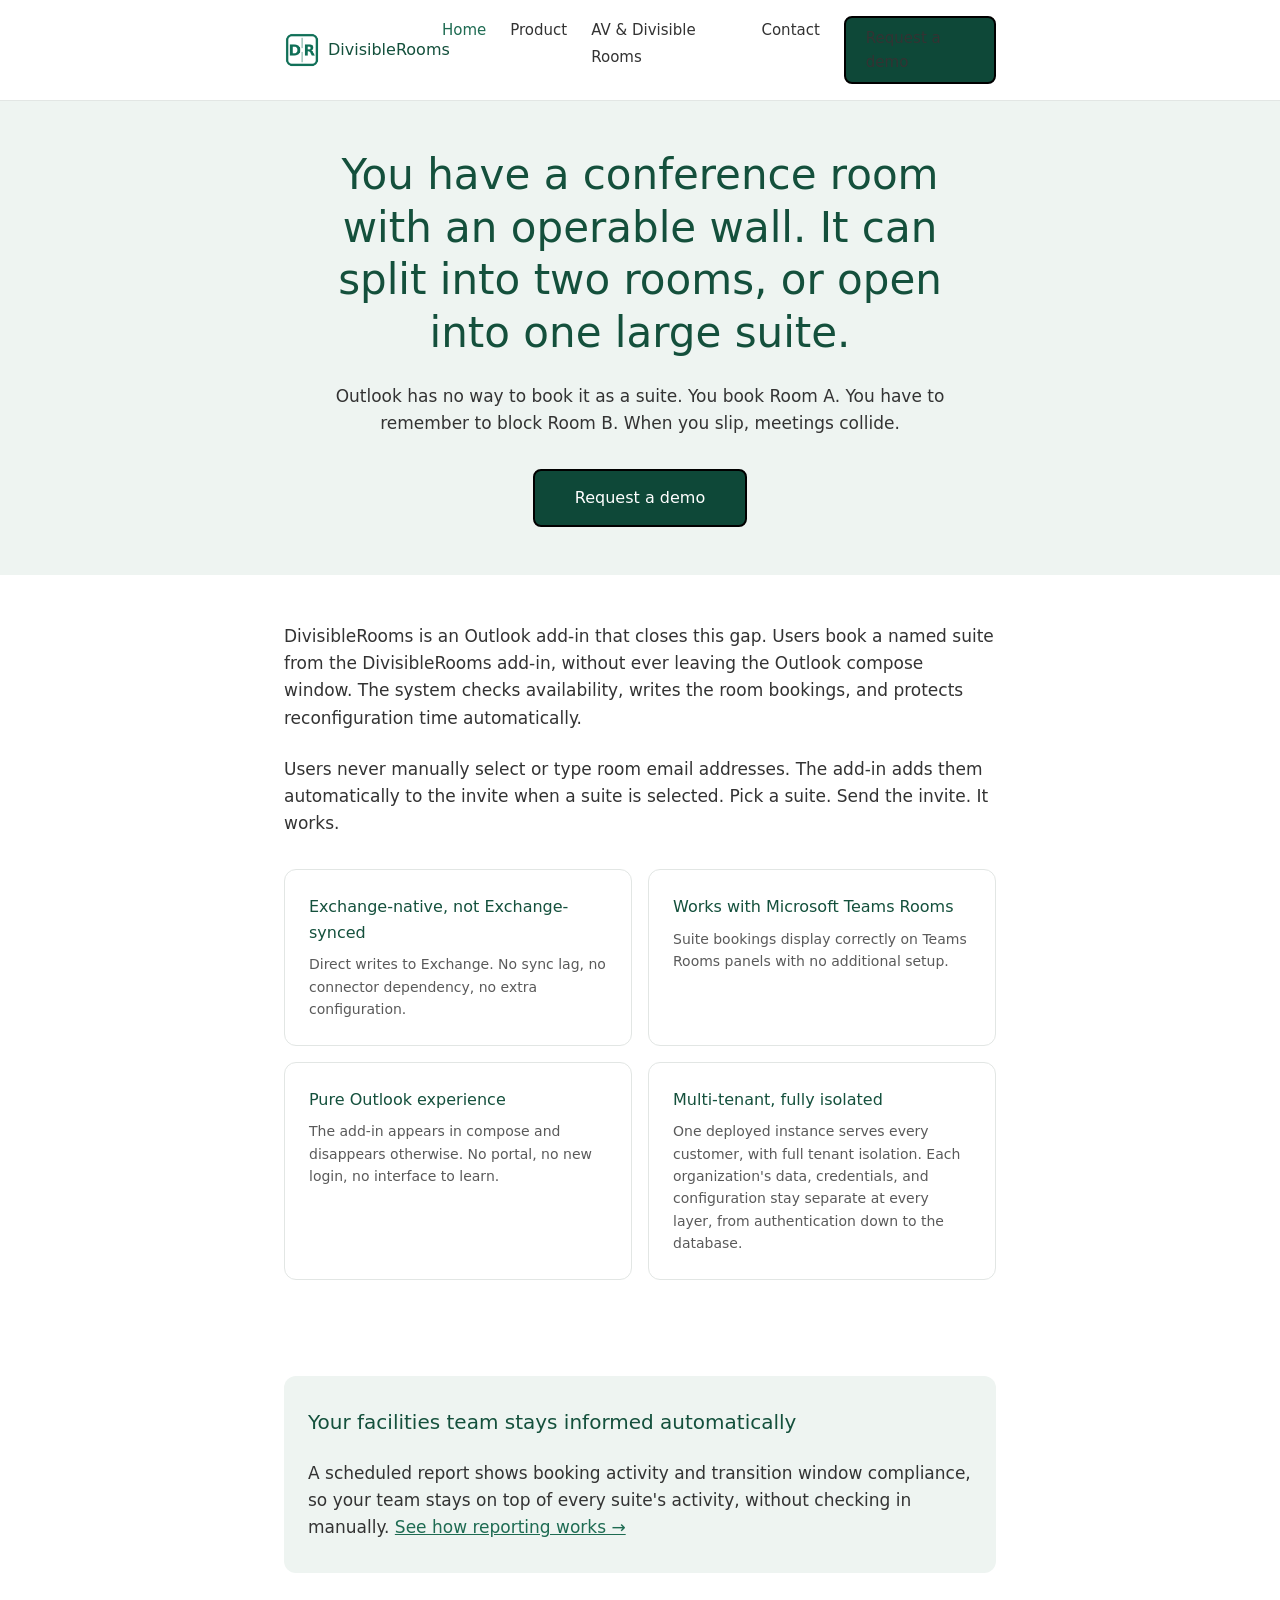
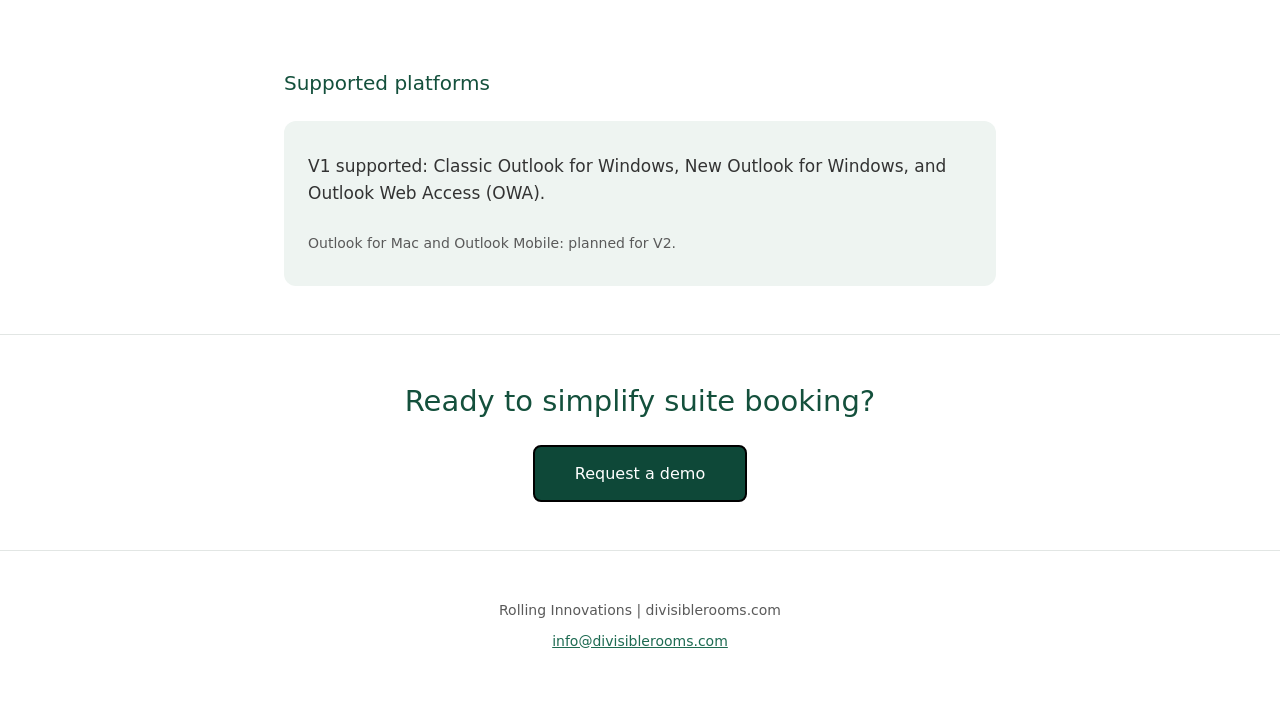
<file: index.html>
<!DOCTYPE html>
<html lang="en">
<head>
<meta charset="UTF-8">
<meta name="viewport" content="width=device-width, initial-scale=1.0">
<title>DivisibleRooms | Suite Booking for Microsoft Outlook</title>
<meta name="description" content="Book a suite directly from the Outlook compose window. DivisibleRooms writes natively to Exchange, with no connector or sync required.">
<link rel="icon" type="image/png" href="assets/img/logo.png">
<link rel="stylesheet" href="assets/css/style.css">
</head>
<body>

<a class="skip-link" href="#main">Skip to content</a>

<header class="site-header">
  <nav class="nav">
    <a class="nav-logo" href="index.html">
      <img src="assets/img/logo.png" alt="DivisibleRooms logo" width="36" height="36">
      DivisibleRooms
    </a>
    <ul class="nav-links">
      <li><a href="index.html" aria-current="page">Home</a></li>
      <li><a href="product.html">Product</a></li>
      <li><a href="av-integration.html">AV &amp; Divisible Rooms</a></li>
      <li><a href="contact.html">Contact</a></li>
      <li><a href="contact.html" class="btn btn-sm">Request a demo</a></li>
    </ul>
    <button class="nav-toggle" id="nav-toggle" aria-expanded="false" aria-controls="nav-mobile-panel" aria-label="Open menu">
      <svg width="20" height="20" viewBox="0 0 20 20" fill="none" aria-hidden="true">
        <path d="M3 5H17M3 10H17M3 15H17" stroke="#14503C" stroke-width="1.5" stroke-linecap="round"/>
      </svg>
    </button>
  </nav>
  <div class="nav-mobile-panel" id="nav-mobile-panel">
    <ul>
      <li><a href="index.html">Home</a></li>
      <li><a href="product.html">Product</a></li>
      <li><a href="av-integration.html">AV &amp; Divisible Rooms</a></li>
      <li><a href="contact.html">Contact</a></li>
    </ul>
    <a href="contact.html" class="btn btn-sm">Request a demo</a>
  </div>
</header>

<main id="main">

  <section class="hero">
    <div class="hero-inner">
      <h1>You have a conference room with an operable wall. It can split into two rooms, or open into one large suite.</h1>
      <p>Outlook has no way to book it as a suite. You book Room A. You have to remember to block Room B. When you slip, meetings collide.</p>
      <a href="contact.html" class="btn btn-lg">Request a demo</a>
    </div>
  </section>

  <section class="section">
    <div class="container">
      <p>DivisibleRooms is an Outlook add-in that closes this gap. Users book a named suite from the DivisibleRooms add-in, without ever leaving the Outlook compose window. The system checks availability, writes the room bookings, and protects reconfiguration time automatically.</p>
      <p>Users never manually select or type room email addresses. The add-in adds them automatically to the invite when a suite is selected. Pick a suite. Send the invite. It works.</p>

      <div class="card-grid card-grid-4">
        <div class="card">
          <h4>Exchange-native, not Exchange-synced</h4>
          <p>Direct writes to Exchange. No sync lag, no connector dependency, no extra configuration.</p>
        </div>
        <div class="card">
          <h4>Works with Microsoft Teams Rooms</h4>
          <p>Suite bookings display correctly on Teams Rooms panels with no additional setup.</p>
        </div>
        <div class="card">
          <h4>Pure Outlook experience</h4>
          <p>The add-in appears in compose and disappears otherwise. No portal, no new login, no interface to learn.</p>
        </div>
        <div class="card">
          <h4>Multi-tenant, fully isolated</h4>
          <p>One deployed instance serves every customer, with full tenant isolation. Each organization's data, credentials, and configuration stay separate at every layer, from authentication down to the database.</p>
        </div>
      </div>
    </div>
  </section>

  <section class="section">
    <div class="container">
      <div class="callout">
        <h3>Your facilities team stays informed automatically</h3>
        <p style="margin-bottom:0;">A scheduled report shows booking activity and transition window compliance, so your team stays on top of every suite's activity, without checking in manually. <a href="product.html#reporting">See how reporting works &rarr;</a></p>
      </div>
    </div>
  </section>

  <section class="section">
    <div class="container">
      <h3>Supported platforms</h3>
      <div class="callout">
        <p>V1 supported: Classic Outlook for Windows, New Outlook for Windows, and Outlook Web Access (OWA).</p>
        <p class="text-muted text-small" style="margin-bottom:0;">Outlook for Mac and Outlook Mobile: planned for V2.</p>
      </div>
    </div>
  </section>

  <section class="section section-border-top center">
    <div class="container">
      <h2>Ready to simplify suite booking?</h2>
      <a href="contact.html" class="btn btn-lg">Request a demo</a>
    </div>
  </section>

</main>

<footer class="site-footer">
  <p>Rolling Innovations | divisiblerooms.com</p>
  <p><a href="mailto:info@divisiblerooms.com">info@divisiblerooms.com</a></p>
</footer>

<script src="assets/js/main.js"></script>
</body>
</html>
</file>
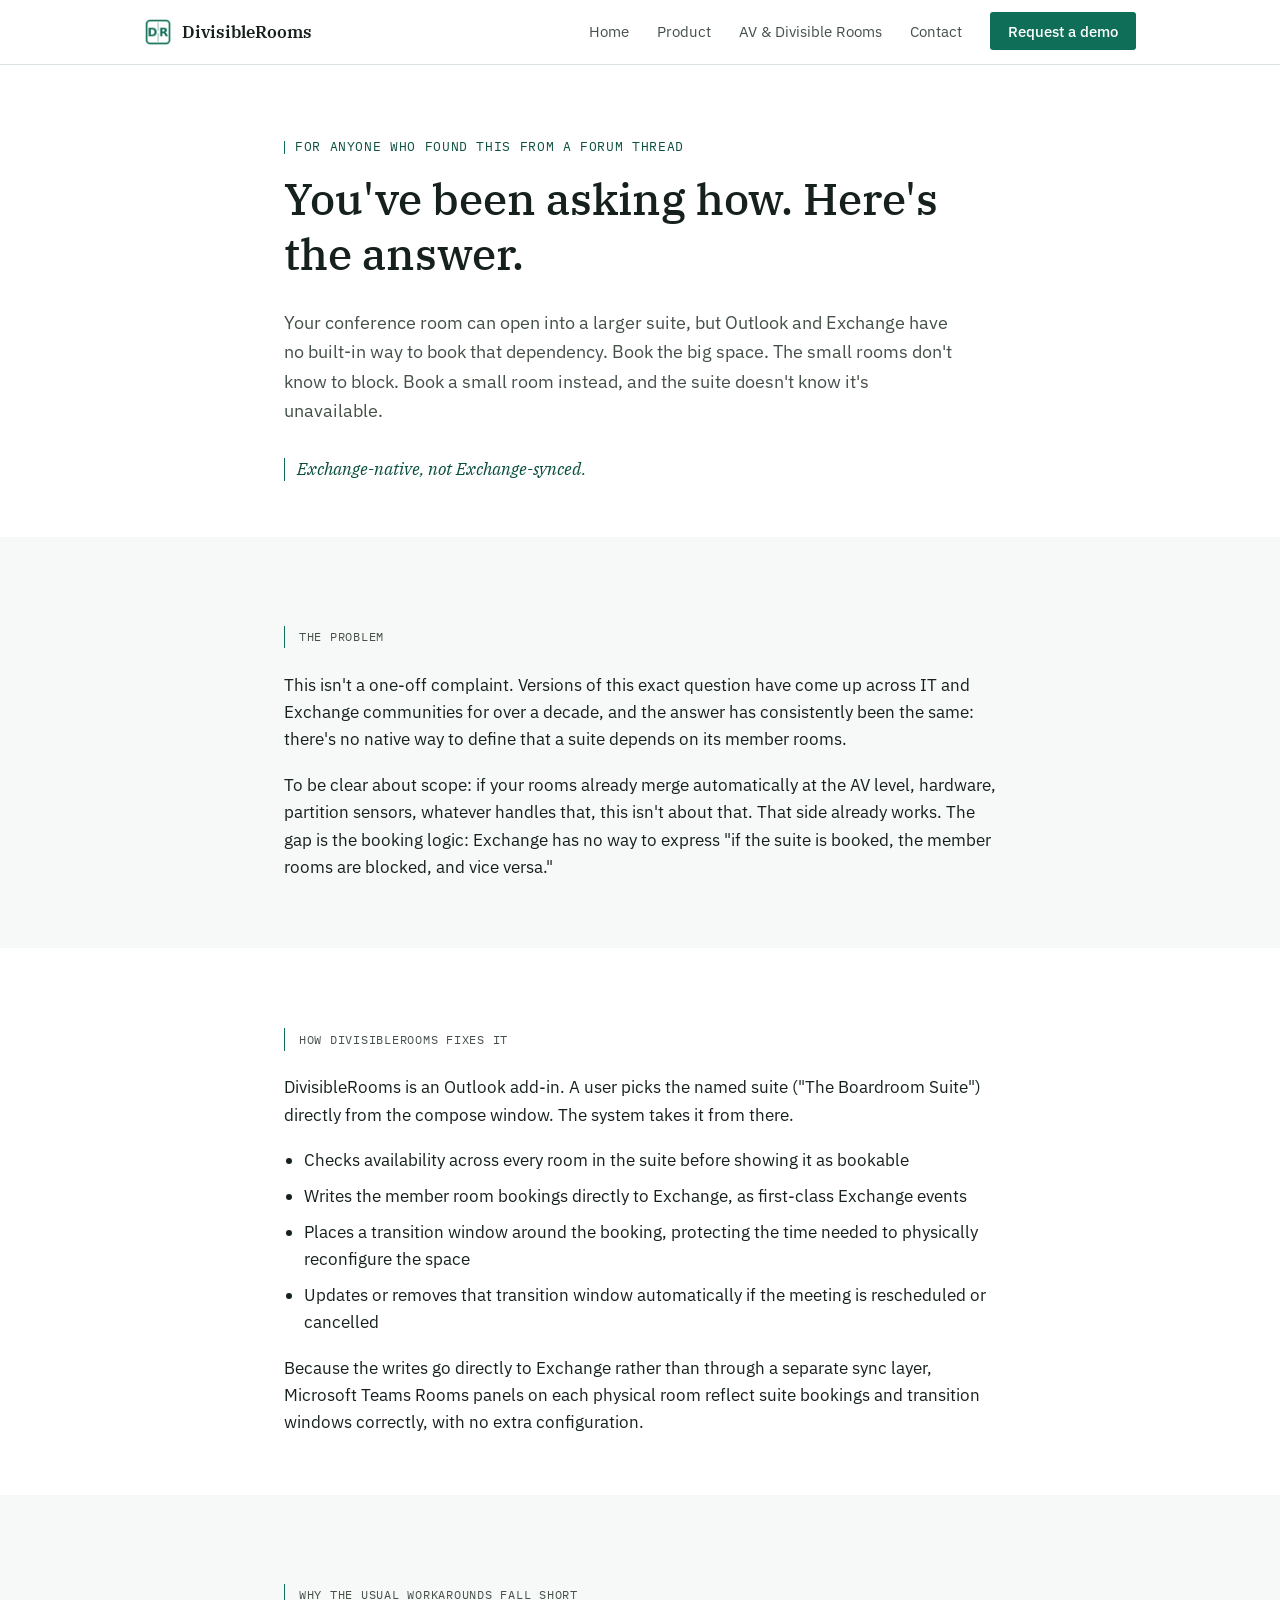
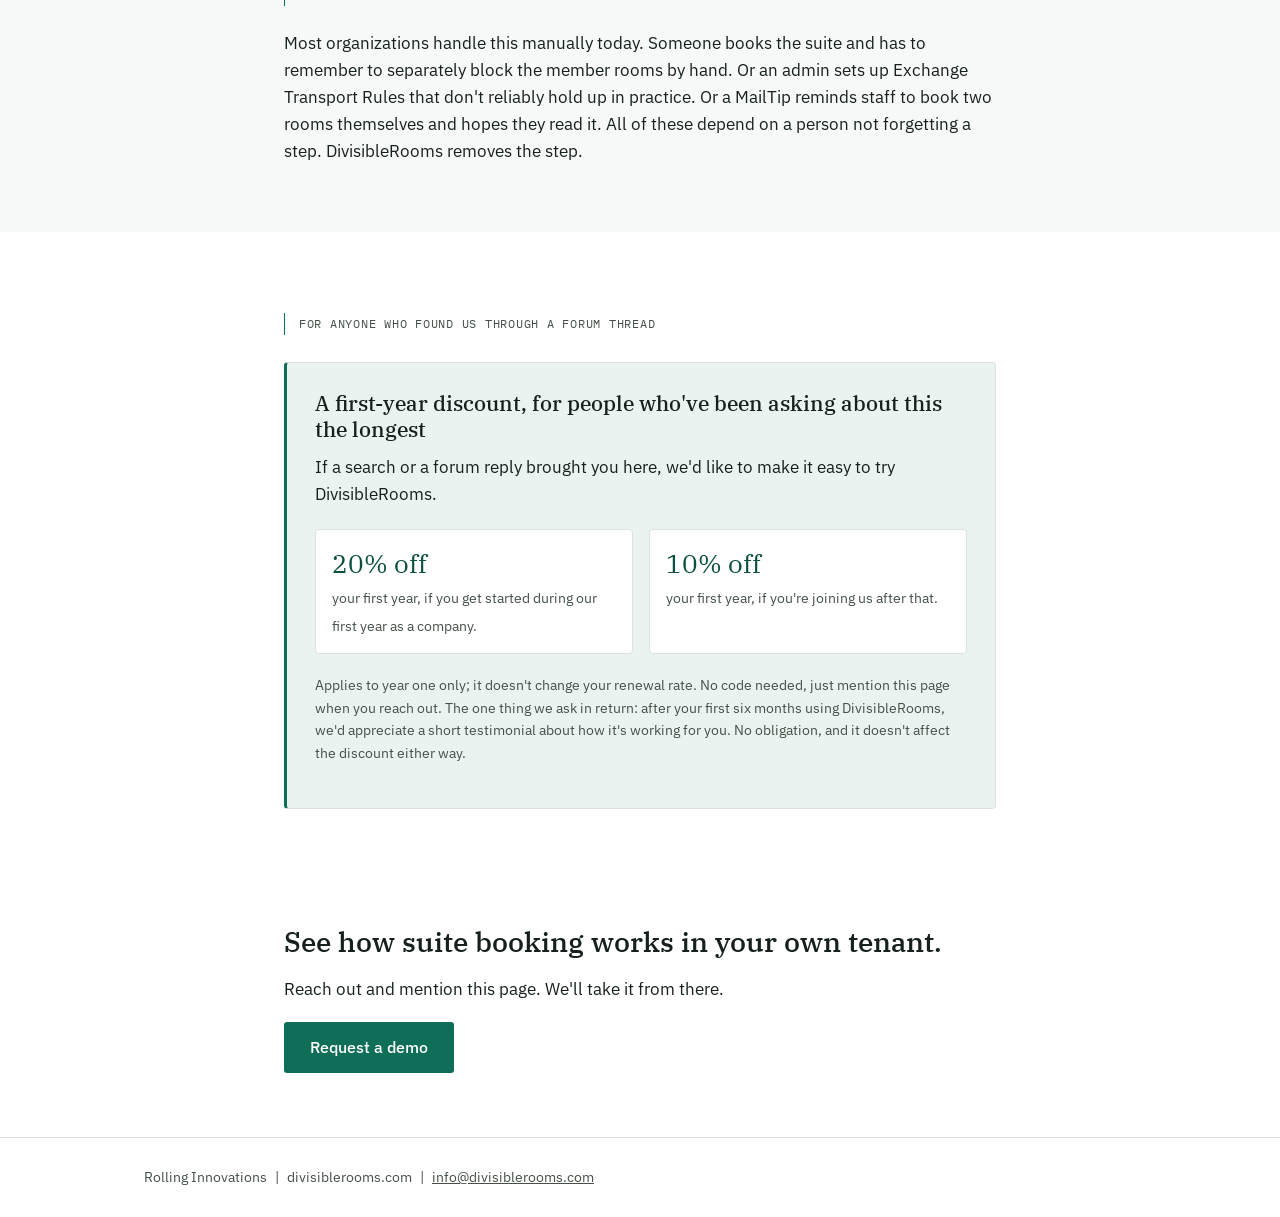
<file: room-booking-solved/index.html>
<!DOCTYPE html>
<html lang="en">
<head>
<meta charset="UTF-8">
<meta name="viewport" content="width=device-width, initial-scale=1.0">
<title>Divisible Room Booking in Outlook, Solved | DivisibleRooms</title>
<meta name="description" content="Rooms that combine into one space still need to be booked correctly in Exchange. Here's why that's hard, and how DivisibleRooms closes the gap.">
<link rel="canonical" href="https://divisiblerooms.com/room-booking-solved">

<link rel="icon" href="/assets/img/logo.png">
<link rel="preconnect" href="https://fonts.googleapis.com">
<link rel="preconnect" href="https://fonts.gstatic.com" crossorigin>
<link href="https://fonts.googleapis.com/css2?family=IBM+Plex+Serif:wght@400;500;600&family=IBM+Plex+Sans:wght@400;500;600&family=IBM+Plex+Mono:wght@400;500&display=swap" rel="stylesheet">

<style>
  :root{
    --brand: #0f6e58;
    --brand-dark: #0b4f3f;
    --brand-tint: #eaf3f0;
    --ink: #16211d;
    --ink-soft: #445048;
    --line: #dbe3df;
    --bg: #ffffff;
    --bg-alt: #f7f9f8;
    --max: 760px;
  }

  *{ box-sizing: border-box; }
  html{ scroll-behavior: smooth; }
  body{
    margin:0;
    font-family: 'IBM Plex Sans', -apple-system, BlinkMacSystemFont, sans-serif;
    color: var(--ink);
    background: var(--bg);
    line-height: 1.6;
    font-size: 17px;
  }
  h1,h2,h3{
    font-family: 'IBM Plex Serif', Georgia, serif;
    font-weight: 500;
    line-height: 1.25;
    margin: 0 0 0.6em 0;
    color: var(--ink);
  }
  h1{ font-size: clamp(2rem, 4.5vw, 2.75rem); }
  h2{ font-size: clamp(1.4rem, 3vw, 1.75rem); }
  p{ margin: 0 0 1.1em 0; }
  a{ color: var(--brand-dark); }
  .mono{ font-family: 'IBM Plex Mono', monospace; }

  .wrap{ max-width: var(--max); margin: 0 auto; padding: 0 24px; }

  /* --- nav, matches site-wide pattern --- */
  header.site-nav{
    border-bottom: 1px solid var(--line);
  }
  .nav-inner{
    max-width: 1040px; margin: 0 auto; padding: 18px 24px;
    display:flex; align-items:center; justify-content:space-between;
  }
  .nav-inner .logo{ display:flex; align-items:center; gap:10px; font-family:'IBM Plex Serif'; font-weight:600; font-size:1.05rem; color:var(--ink); text-decoration:none; }
  .nav-inner .logo img{ height:28px; width:28px; }
  .nav-links{ display:flex; align-items:center; gap:28px; list-style:none; margin:0; padding:0; }
  .nav-links a{ text-decoration:none; color:var(--ink-soft); font-size:0.95rem; }
  .nav-links a:hover{ color:var(--brand-dark); }
  .nav-cta{
    background:var(--brand); color:#fff !important; padding:9px 18px; border-radius:3px;
    font-size:0.92rem; font-weight:500;
  }
  .nav-toggle{ display:none; }

  /* --- signature motif: the D|R divider bar from the mark --- */
  .rule-label{
    display:flex; align-items:center; gap:14px; margin: 2.4em 0 1.4em 0;
  }
  .rule-label .bar{ width:1px; height:1.3em; background: var(--brand); flex-shrink:0; }
  .rule-label span{
    font-family:'IBM Plex Mono'; font-size:0.78rem; letter-spacing:0.06em;
    text-transform:uppercase; color: var(--ink-soft);
  }

  /* --- hero --- */
  .hero{ padding: 72px 0 48px 0; }
  .hero .eyebrow{
    font-family:'IBM Plex Mono'; font-size:0.8rem; letter-spacing:0.05em;
    color: var(--brand-dark); text-transform:uppercase; margin-bottom:14px;
    display:flex; align-items:center; gap:10px;
  }
  .hero .eyebrow .bar{ width:1px; height:1em; background:var(--brand); }
  .hero p.lede{ font-size:1.15rem; color: var(--ink-soft); max-width: 62ch; }
  .anchor-phrase{
    display:inline-flex; align-items:center; gap:12px;
    font-family:'IBM Plex Serif'; font-style:italic; font-size:1.05rem;
    color: var(--brand-dark); margin-top: 0.6em;
  }
  .anchor-phrase .bar{ width:1px; height:1.4em; background:var(--brand); }

  /* --- sections --- */
  section{ padding: 40px 0; }
  section.alt{ background: var(--bg-alt); }
  section.alt .wrap{ padding-top: 8px; padding-bottom: 8px; }

  ul.tight{ padding-left: 1.2em; margin: 0 0 1.1em 0; }
  ul.tight li{ margin-bottom: 0.5em; }

  /* --- offer callout --- */
  .offer{
    background: var(--brand-tint);
    border: 1px solid var(--line);
    border-left: 3px solid var(--brand);
    border-radius: 4px;
    padding: 28px 28px;
    margin: 1.6em 0;
  }
  .offer h2{ font-size: 1.3rem; margin-bottom: 0.5em; }
  .offer .terms{ display:grid; grid-template-columns: 1fr 1fr; gap: 16px; margin: 1.2em 0; }
  .offer .term{ background:#fff; border:1px solid var(--line); border-radius:4px; padding:14px 16px; }
  .offer .term .pct{ font-family:'IBM Plex Serif'; font-size:1.6rem; color: var(--brand-dark); display:block; }
  .offer .term .desc{ font-size:0.88rem; color: var(--ink-soft); }
  .offer .fine{ font-size:0.88rem; color: var(--ink-soft); }
  @media (max-width: 560px){ .offer .terms{ grid-template-columns: 1fr; } }

  /* --- cta --- */
  .cta-block{
    text-align:left; padding: 48px 0 64px 0;
  }
  .btn-primary{
    display:inline-block; background: var(--brand); color:#fff; text-decoration:none;
    padding: 13px 26px; border-radius:3px; font-weight:500; font-size:1rem;
  }
  .btn-primary:hover{ background: var(--brand-dark); }

  footer{
    border-top: 1px solid var(--line);
    padding: 28px 0; font-size:0.88rem; color: var(--ink-soft);
  }
  footer .wrap{ max-width:1040px; display:flex; gap:8px; flex-wrap:wrap; }
  footer a{ color: var(--ink-soft); }

  @media (max-width: 640px){
    .nav-links{ display:none; }
    .hero{ padding: 48px 0 32px 0; }
  }
</style>
</head>
<body>

<header class="site-nav">
  <div class="nav-inner">
    <a class="logo" href="/index.html">
      <img src="/assets/img/logo.png" alt="DivisibleRooms">
      DivisibleRooms
    </a>
    <ul class="nav-links">
      <li><a href="/index.html">Home</a></li>
      <li><a href="/product.html">Product</a></li>
      <li><a href="/av-integration.html">AV &amp; Divisible Rooms</a></li>
      <li><a href="/contact.html">Contact</a></li>
      <li><a href="/contact.html" class="nav-cta">Request a demo</a></li>
    </ul>
  </div>
</header>

<main>

  <section class="hero">
    <div class="wrap">
      <div class="eyebrow"><span class="bar"></span>For anyone who found this from a forum thread</div>
      <h1>You've been asking how. Here's the answer.</h1>
      <p class="lede">Your conference room can open into a larger suite, but Outlook and Exchange have no built-in way to book that dependency. Book the big space. The small rooms don't know to block. Book a small room instead, and the suite doesn't know it's unavailable.</p>
      <div class="anchor-phrase"><span class="bar"></span>Exchange-native, not Exchange-synced.</div>
    </div>
  </section>

  <section class="alt">
    <div class="wrap">
      <div class="rule-label"><div class="bar"></div><span>The problem</span></div>
      <p>This isn't a one-off complaint. Versions of this exact question have come up across IT and Exchange communities for over a decade, and the answer has consistently been the same: there's no native way to define that a suite depends on its member rooms.</p>
      <p>To be clear about scope: if your rooms already merge automatically at the AV level, hardware, partition sensors, whatever handles that, this isn't about that. That side already works. The gap is the booking logic: Exchange has no way to express "if the suite is booked, the member rooms are blocked, and vice versa."</p>
    </div>
  </section>

  <section>
    <div class="wrap">
      <div class="rule-label"><div class="bar"></div><span>How DivisibleRooms fixes it</span></div>
      <p>DivisibleRooms is an Outlook add-in. A user picks the named suite ("The Boardroom Suite") directly from the compose window. The system takes it from there.</p>
      <ul class="tight">
        <li>Checks availability across every room in the suite before showing it as bookable</li>
        <li>Writes the member room bookings directly to Exchange, as first-class Exchange events</li>
        <li>Places a transition window around the booking, protecting the time needed to physically reconfigure the space</li>
        <li>Updates or removes that transition window automatically if the meeting is rescheduled or cancelled</li>
      </ul>
      <p>Because the writes go directly to Exchange rather than through a separate sync layer, Microsoft Teams Rooms panels on each physical room reflect suite bookings and transition windows correctly, with no extra configuration.</p>
    </div>
  </section>

  <section class="alt">
    <div class="wrap">
      <div class="rule-label"><div class="bar"></div><span>Why the usual workarounds fall short</span></div>
      <p>Most organizations handle this manually today. Someone books the suite and has to remember to separately block the member rooms by hand. Or an admin sets up Exchange Transport Rules that don't reliably hold up in practice. Or a MailTip reminds staff to book two rooms themselves and hopes they read it. All of these depend on a person not forgetting a step. DivisibleRooms removes the step.</p>
    </div>
  </section>

  <section>
    <div class="wrap">
      <div class="rule-label"><div class="bar"></div><span>For anyone who found us through a forum thread</span></div>
      <div class="offer">
        <h2>A first-year discount, for people who've been asking about this the longest</h2>
        <p>If a search or a forum reply brought you here, we'd like to make it easy to try DivisibleRooms.</p>
        <div class="terms">
          <div class="term">
            <span class="pct">20% off</span>
            <span class="desc">your first year, if you get started during our first year as a company.</span>
          </div>
          <div class="term">
            <span class="pct">10% off</span>
            <span class="desc">your first year, if you're joining us after that.</span>
          </div>
        </div>
        <p class="fine">Applies to year one only; it doesn't change your renewal rate. No code needed, just mention this page when you reach out. The one thing we ask in return: after your first six months using DivisibleRooms, we'd appreciate a short testimonial about how it's working for you. No obligation, and it doesn't affect the discount either way.</p>
      </div>
    </div>
  </section>

  <section class="cta-block">
    <div class="wrap">
      <h2>See how suite booking works in your own tenant.</h2>
      <p>Reach out and mention this page. We'll take it from there.</p>
      <a class="btn-primary" href="/contact.html">Request a demo</a>
    </div>
  </section>

</main>

<footer>
  <div class="wrap">
    <span>Rolling Innovations</span>
    <span>|</span>
    <span>divisiblerooms.com</span>
    <span>|</span>
    <a href="mailto:info@divisiblerooms.com">info@divisiblerooms.com</a>
  </div>
</footer>

</body>
</html>
</file>
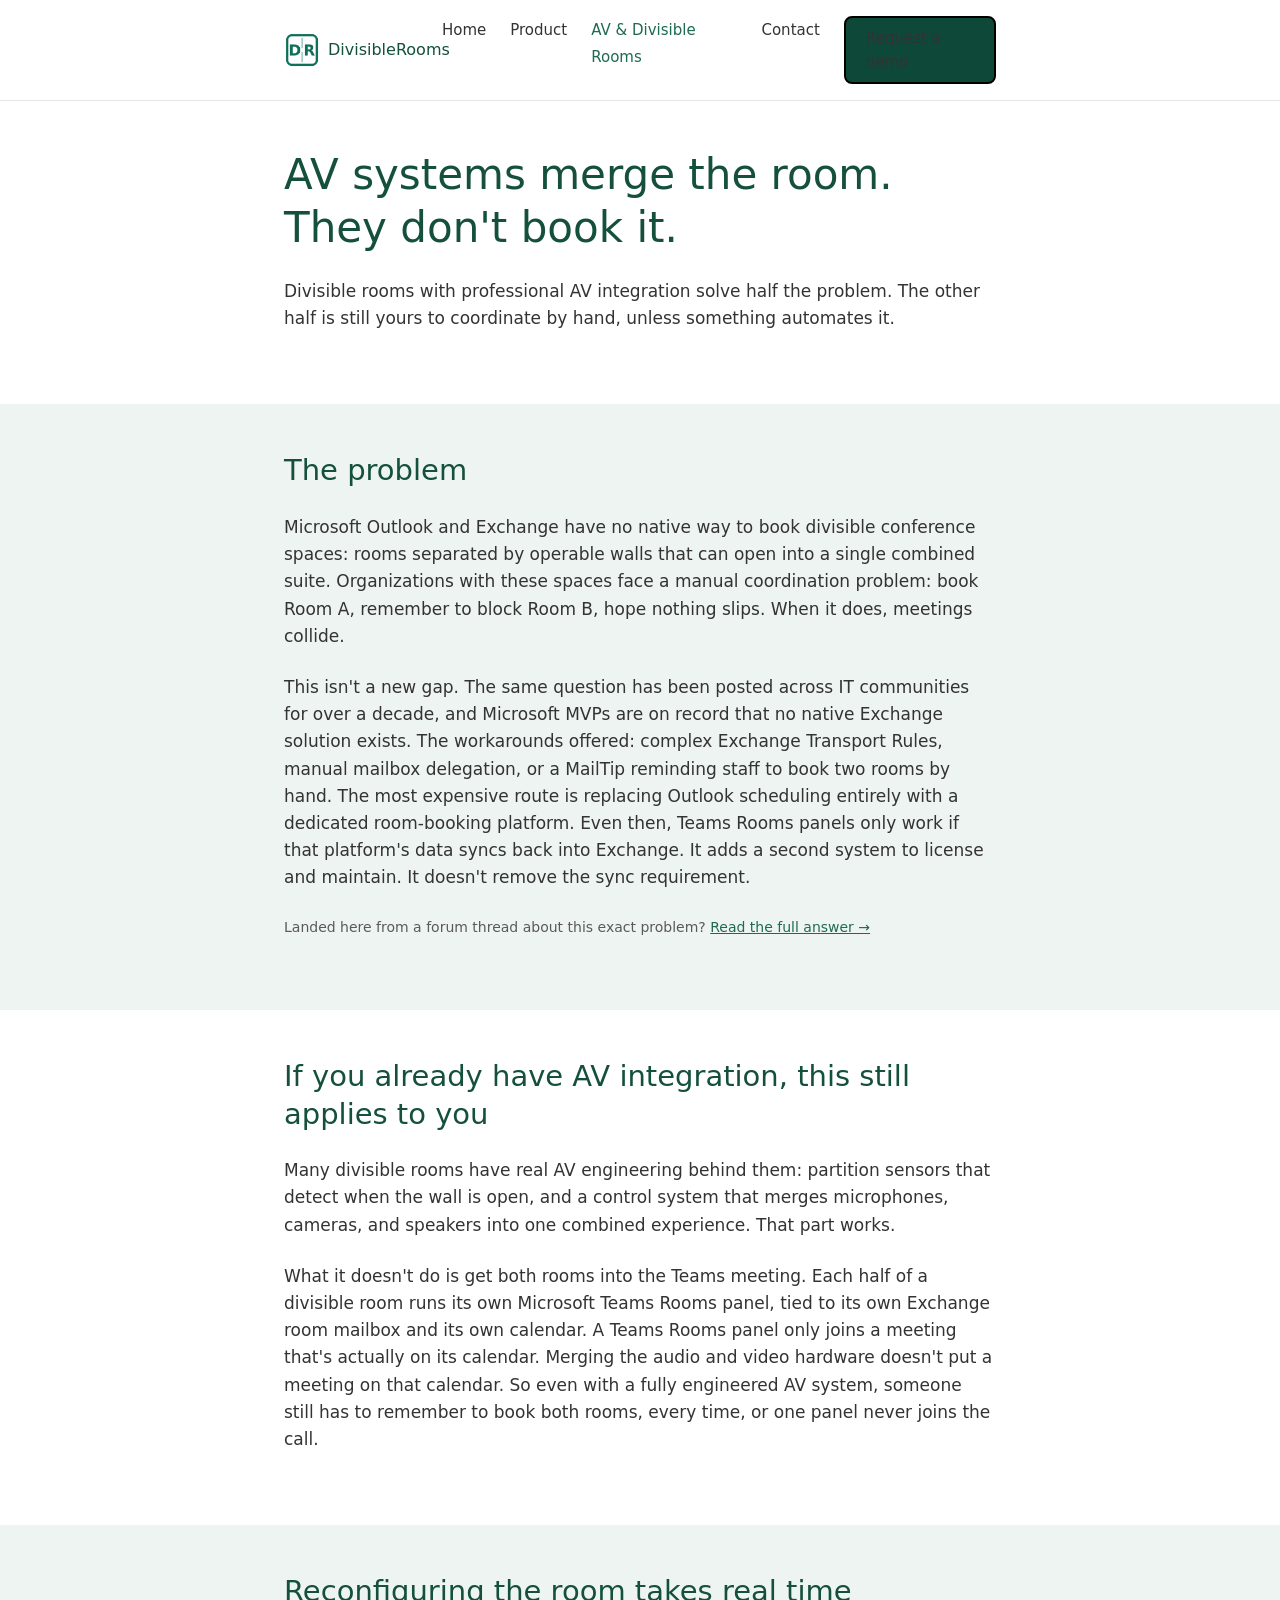
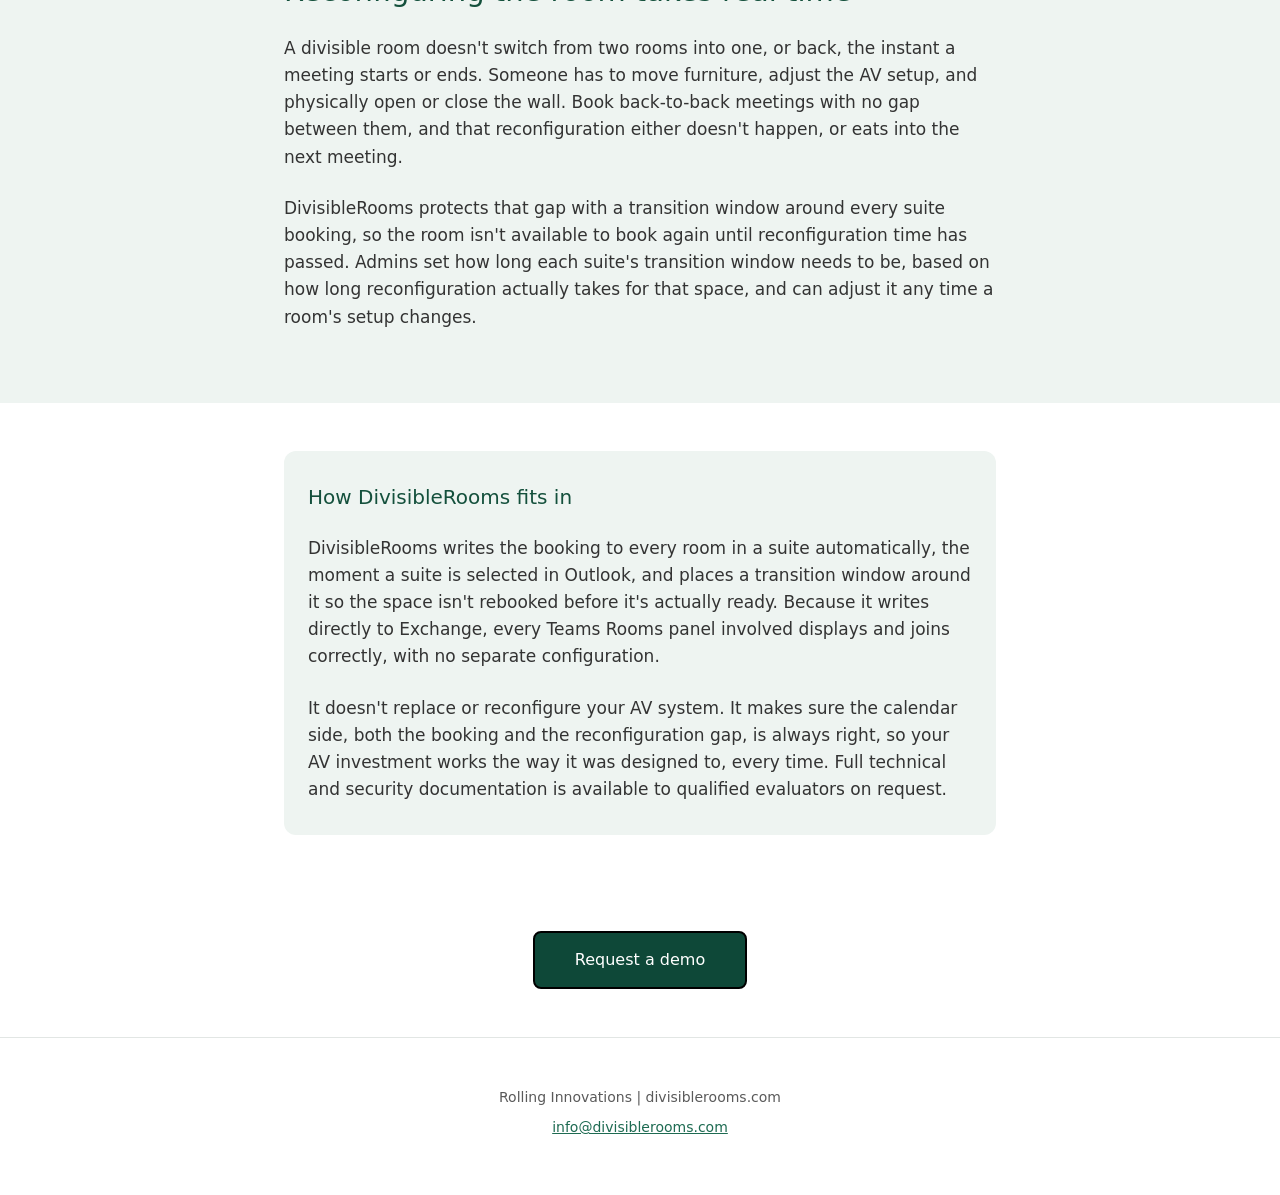
<file: av-integration.html>
<!DOCTYPE html>
<html lang="en">
<head>
<meta charset="UTF-8">
<meta name="viewport" content="width=device-width, initial-scale=1.0">
<title>AV &amp; Divisible Rooms | DivisibleRooms</title>
<meta name="description" content="Already have AV integration in your divisible rooms? See why the calendar side still needs to be automated, and how DivisibleRooms handles it alongside your existing AV system.">
<link rel="icon" type="image/png" href="assets/img/logo.png">
<link rel="stylesheet" href="assets/css/style.css">
</head>
<body>

<a class="skip-link" href="#main">Skip to content</a>

<header class="site-header">
  <nav class="nav">
    <a class="nav-logo" href="index.html">
      <img src="assets/img/logo.png" alt="DivisibleRooms logo" width="36" height="36">
      DivisibleRooms
    </a>
    <ul class="nav-links">
      <li><a href="index.html">Home</a></li>
      <li><a href="product.html">Product</a></li>
      <li><a href="av-integration.html" aria-current="page">AV &amp; Divisible Rooms</a></li>
      <li><a href="contact.html">Contact</a></li>
      <li><a href="contact.html" class="btn btn-sm">Request a demo</a></li>
    </ul>
    <button class="nav-toggle" id="nav-toggle" aria-expanded="false" aria-controls="nav-mobile-panel" aria-label="Open menu">
      <svg width="20" height="20" viewBox="0 0 20 20" fill="none" aria-hidden="true">
        <path d="M3 5H17M3 10H17M3 15H17" stroke="#14503C" stroke-width="1.5" stroke-linecap="round"/>
      </svg>
    </button>
  </nav>
  <div class="nav-mobile-panel" id="nav-mobile-panel">
    <ul>
      <li><a href="index.html">Home</a></li>
      <li><a href="product.html">Product</a></li>
      <li><a href="av-integration.html">AV &amp; Divisible Rooms</a></li>
      <li><a href="contact.html">Contact</a></li>
    </ul>
    <a href="contact.html" class="btn btn-sm">Request a demo</a>
  </div>
</header>

<main id="main">

  <section class="section">
    <div class="container">
      <h1>AV systems merge the room. They don't book it.</h1>
      <p>Divisible rooms with professional AV integration solve half the problem. The other half is still yours to coordinate by hand, unless something automates it.</p>
    </div>
  </section>

  <section class="section section-tint">
    <div class="container">
      <h2>The problem</h2>
      <p>Microsoft Outlook and Exchange have no native way to book divisible conference spaces: rooms separated by operable walls that can open into a single combined suite. Organizations with these spaces face a manual coordination problem: book Room A, remember to block Room B, hope nothing slips. When it does, meetings collide.</p>
      <p>This isn't a new gap. The same question has been posted across IT communities for over a decade, and Microsoft MVPs are on record that no native Exchange solution exists. The workarounds offered: complex Exchange Transport Rules, manual mailbox delegation, or a MailTip reminding staff to book two rooms by hand. The most expensive route is replacing Outlook scheduling entirely with a dedicated room-booking platform. Even then, Teams Rooms panels only work if that platform's data syncs back into Exchange. It adds a second system to license and maintain. It doesn't remove the sync requirement.</p>
      <p class="text-muted text-small">Landed here from a forum thread about this exact problem? <a href="/room-booking-solved">Read the full answer &rarr;</a></p>
    </div>
  </section>

  <section class="section">
    <div class="container">
      <h2>If you already have AV integration, this still applies to you</h2>
      <p>Many divisible rooms have real AV engineering behind them: partition sensors that detect when the wall is open, and a control system that merges microphones, cameras, and speakers into one combined experience. That part works.</p>
      <p>What it doesn't do is get both rooms into the Teams meeting. Each half of a divisible room runs its own Microsoft Teams Rooms panel, tied to its own Exchange room mailbox and its own calendar. A Teams Rooms panel only joins a meeting that's actually on its calendar. Merging the audio and video hardware doesn't put a meeting on that calendar. So even with a fully engineered AV system, someone still has to remember to book both rooms, every time, or one panel never joins the call.</p>
    </div>
  </section>

  <section class="section section-tint">
    <div class="container">
      <h2>Reconfiguring the room takes real time</h2>
      <p>A divisible room doesn't switch from two rooms into one, or back, the instant a meeting starts or ends. Someone has to move furniture, adjust the AV setup, and physically open or close the wall. Book back-to-back meetings with no gap between them, and that reconfiguration either doesn't happen, or eats into the next meeting.</p>
      <p>DivisibleRooms protects that gap with a transition window around every suite booking, so the room isn't available to book again until reconfiguration time has passed. Admins set how long each suite's transition window needs to be, based on how long reconfiguration actually takes for that space, and can adjust it any time a room's setup changes.</p>
    </div>
  </section>

  <section class="section">
    <div class="container">
      <div class="callout">
        <h3>How DivisibleRooms fits in</h3>
        <p>DivisibleRooms writes the booking to every room in a suite automatically, the moment a suite is selected in Outlook, and places a transition window around it so the space isn't rebooked before it's actually ready. Because it writes directly to Exchange, every Teams Rooms panel involved displays and joins correctly, with no separate configuration.</p>
        <p style="margin-bottom:0;">It doesn't replace or reconfigure your AV system. It makes sure the calendar side, both the booking and the reconfiguration gap, is always right, so your AV investment works the way it was designed to, every time. Full technical and security documentation is available to qualified evaluators on request.</p>
      </div>
    </div>
  </section>

  <section class="section center">
    <div class="container">
      <a href="contact.html" class="btn btn-lg">Request a demo</a>
    </div>
  </section>

</main>

<footer class="site-footer">
  <p>Rolling Innovations | divisiblerooms.com</p>
  <p><a href="mailto:info@divisiblerooms.com">info@divisiblerooms.com</a></p>
</footer>

<script src="assets/js/main.js"></script>
</body>
</html>
</file>
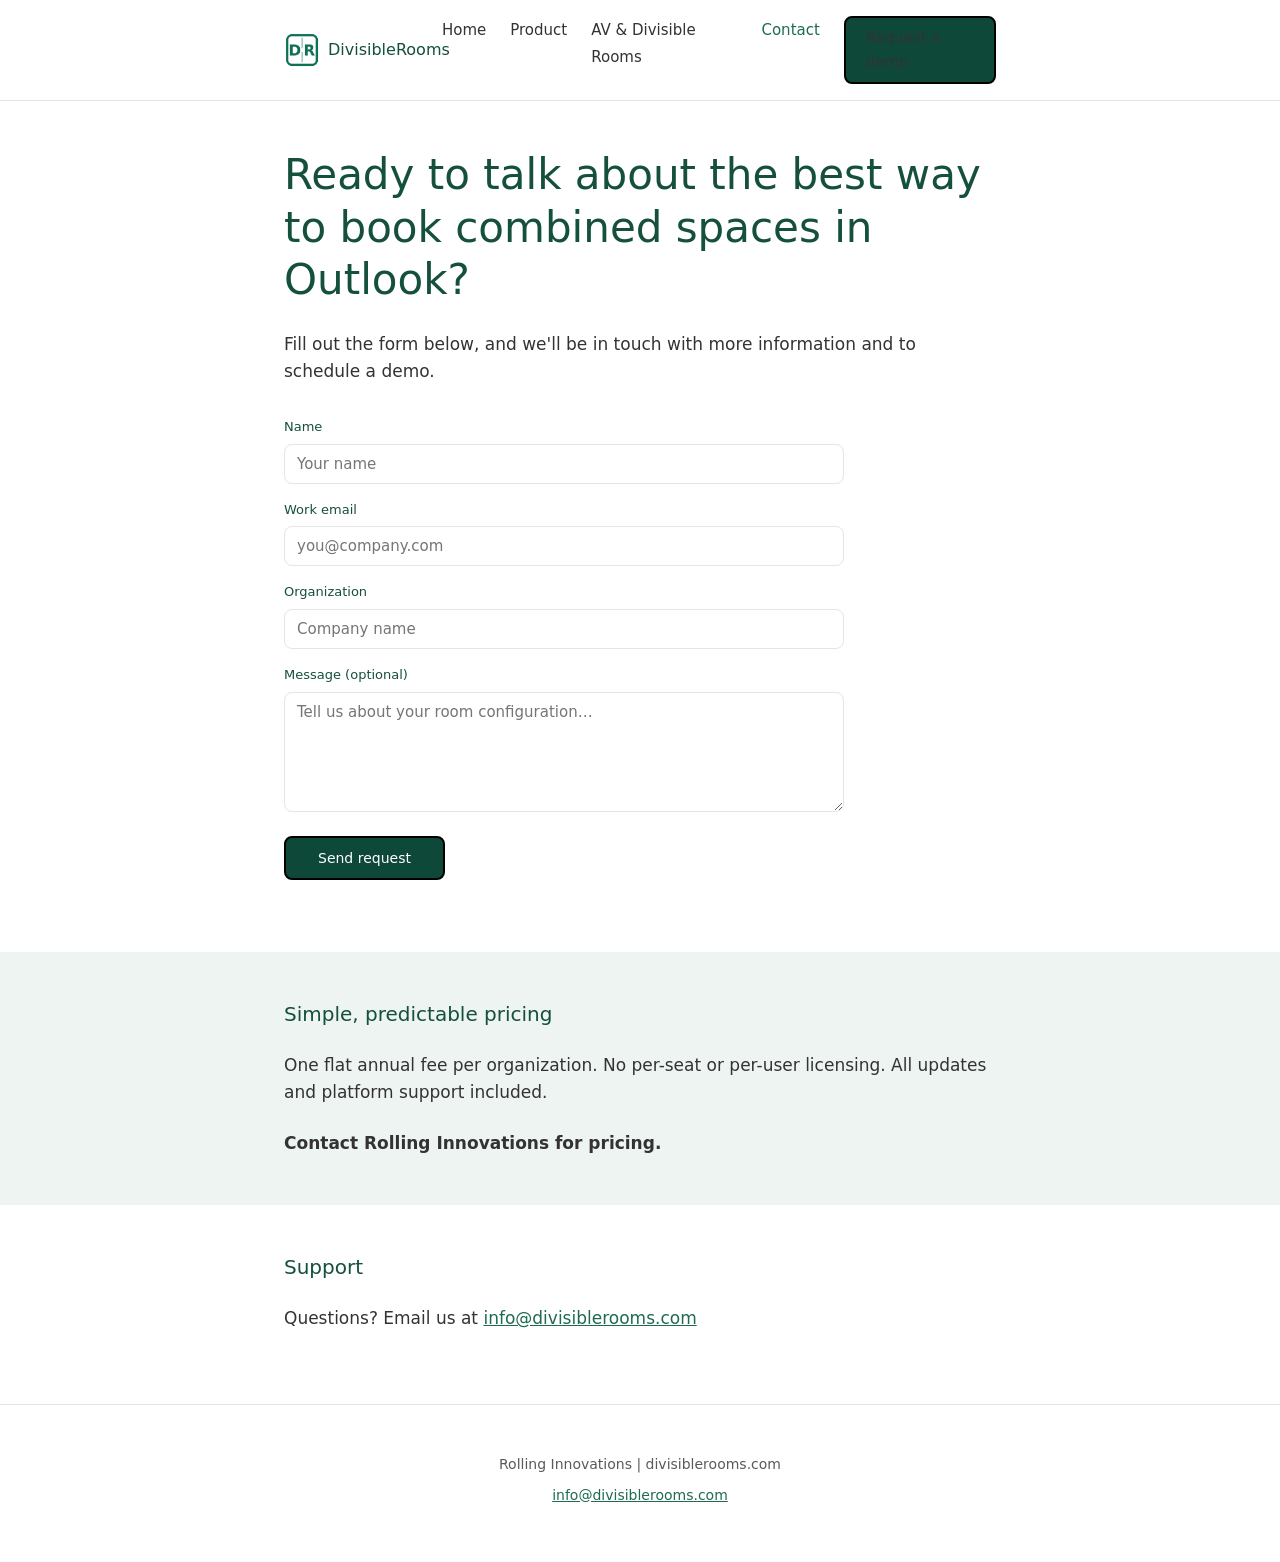
<file: contact.html>
<!DOCTYPE html>
<html lang="en">
<head>
<meta charset="UTF-8">
<meta name="viewport" content="width=device-width, initial-scale=1.0">
<title>Request a Demo | DivisibleRooms</title>
<meta name="description" content="Request a demo of DivisibleRooms, the Outlook add-in for booking suites.">
<link rel="icon" type="image/png" href="assets/img/logo.png">
<link rel="stylesheet" href="assets/css/style.css">
</head>
<body>

<a class="skip-link" href="#main">Skip to content</a>

<header class="site-header">
  <nav class="nav">
    <a class="nav-logo" href="index.html">
      <img src="assets/img/logo.png" alt="DivisibleRooms logo" width="36" height="36">
      DivisibleRooms
    </a>
    <ul class="nav-links">
      <li><a href="index.html">Home</a></li>
      <li><a href="product.html">Product</a></li>
      <li><a href="av-integration.html">AV &amp; Divisible Rooms</a></li>
      <li><a href="contact.html" aria-current="page">Contact</a></li>
      <li><a href="contact.html" class="btn btn-sm">Request a demo</a></li>
    </ul>
    <button class="nav-toggle" id="nav-toggle" aria-expanded="false" aria-controls="nav-mobile-panel" aria-label="Open menu">
      <svg width="20" height="20" viewBox="0 0 20 20" fill="none" aria-hidden="true">
        <path d="M3 5H17M3 10H17M3 15H17" stroke="#14503C" stroke-width="1.5" stroke-linecap="round"/>
      </svg>
    </button>
  </nav>
  <div class="nav-mobile-panel" id="nav-mobile-panel">
    <ul>
      <li><a href="index.html">Home</a></li>
      <li><a href="product.html">Product</a></li>
      <li><a href="av-integration.html">AV &amp; Divisible Rooms</a></li>
      <li><a href="contact.html">Contact</a></li>
    </ul>
    <a href="contact.html" class="btn btn-sm">Request a demo</a>
  </div>
</header>

<main id="main">

  <section class="section">
    <div class="container">
      <h1>Ready to talk about the best way to book combined spaces in Outlook?</h1>
      <p>Fill out the form below, and we'll be in touch with more information and to schedule a demo.</p>

      <form id="demo-form" action="https://api.web3forms.com/submit" method="POST" style="max-width:560px; margin-top:var(--space-lg);">
        <input type="hidden" name="access_key" value="YOUR_WEB3FORMS_ACCESS_KEY">
        <input type="hidden" name="subject" value="New DivisibleRooms demo request">
        <input type="checkbox" name="botcheck" style="display:none;" tabindex="-1" autocomplete="off">

        <div class="form-group">
          <label for="name">Name</label>
          <input type="text" id="name" name="name" placeholder="Your name" required>
        </div>

        <div class="form-group">
          <label for="email">Work email</label>
          <input type="email" id="email" name="email" placeholder="you@company.com" required>
        </div>

        <div class="form-group">
          <label for="organization">Organization</label>
          <input type="text" id="organization" name="organization" placeholder="Company name" required>
        </div>

        <div class="form-group">
          <label for="message">Message (optional)</label>
          <textarea id="message" name="message" placeholder="Tell us about your room configuration&hellip;"></textarea>
        </div>

        <button type="submit" class="btn">Send request</button>
        <p id="form-status" class="text-small" role="status" style="margin-top:var(--space-sm);"></p>
      </form>
    </div>
  </section>

  <section class="section section-tint">
    <div class="container">
      <div class="callout" style="background:transparent; padding:0;">
        <h3>Simple, predictable pricing</h3>
        <p>One flat annual fee per organization. No per-seat or per-user licensing. All updates and platform support included.</p>
        <p style="margin-bottom:0;"><strong>Contact Rolling Innovations for pricing.</strong></p>
      </div>
    </div>
  </section>

  <section class="section">
    <div class="container">
      <h3>Support</h3>
      <p>Questions? Email us at <a href="mailto:info@divisiblerooms.com">info@divisiblerooms.com</a></p>
    </div>
  </section>

</main>

<footer class="site-footer">
  <p>Rolling Innovations | divisiblerooms.com</p>
  <p><a href="mailto:info@divisiblerooms.com">info@divisiblerooms.com</a></p>
</footer>

<script src="assets/js/main.js"></script>
<script>
  (function () {
    var form = document.getElementById('demo-form');
    var status = document.getElementById('form-status');
    if (!form) return;

    form.addEventListener('submit', function (e) {
      e.preventDefault();
      status.textContent = 'Sending…';

      fetch(form.action, {
        method: 'POST',
        headers: { 'Accept': 'application/json' },
        body: new FormData(form)
      })
        .then(function (res) { return res.json(); })
        .then(function (data) {
          if (data.success) {
            status.textContent = 'Request sent. We\u2019ll be in touch shortly.';
            form.reset();
          } else {
            status.textContent = 'Something went wrong. Please email info@divisiblerooms.com directly.';
          }
        })
        .catch(function () {
          status.textContent = 'Something went wrong. Please email info@divisiblerooms.com directly.';
        });
    });
  })();
</script>
</body>
</html>
</file>
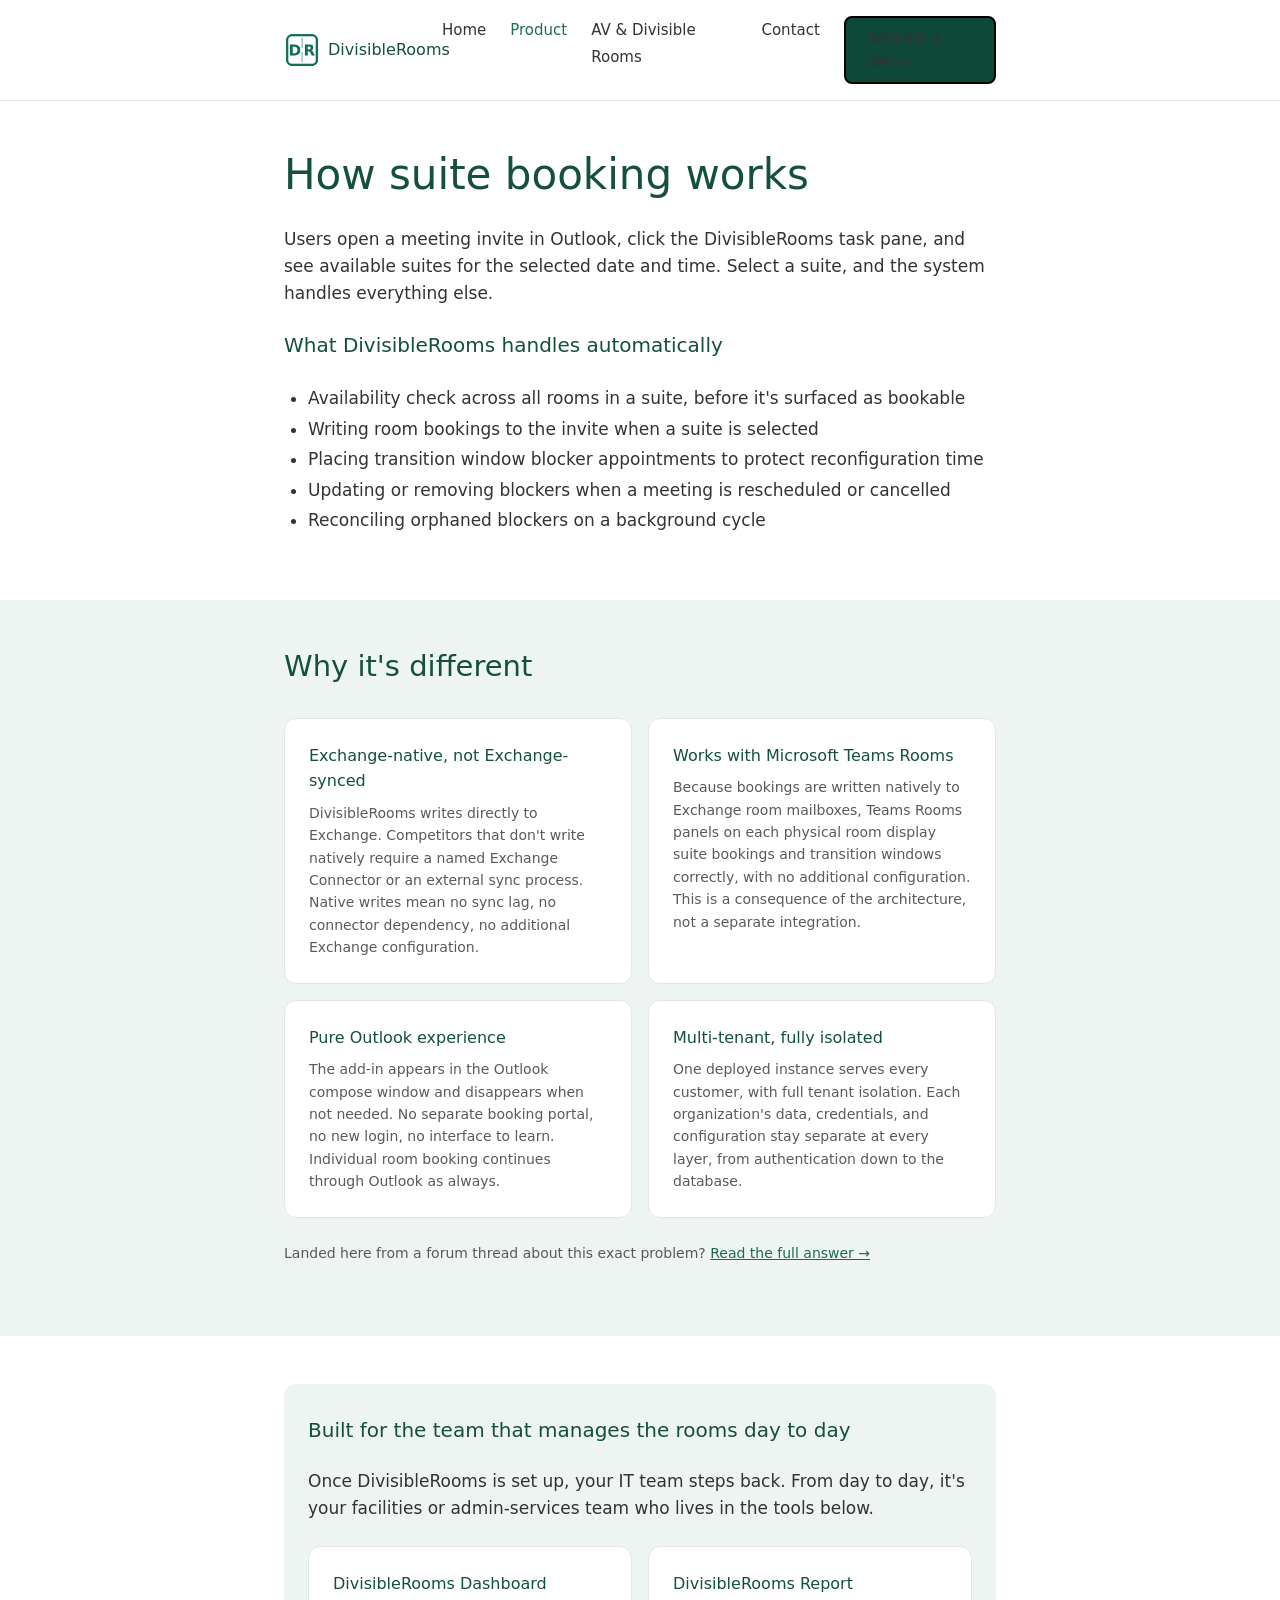
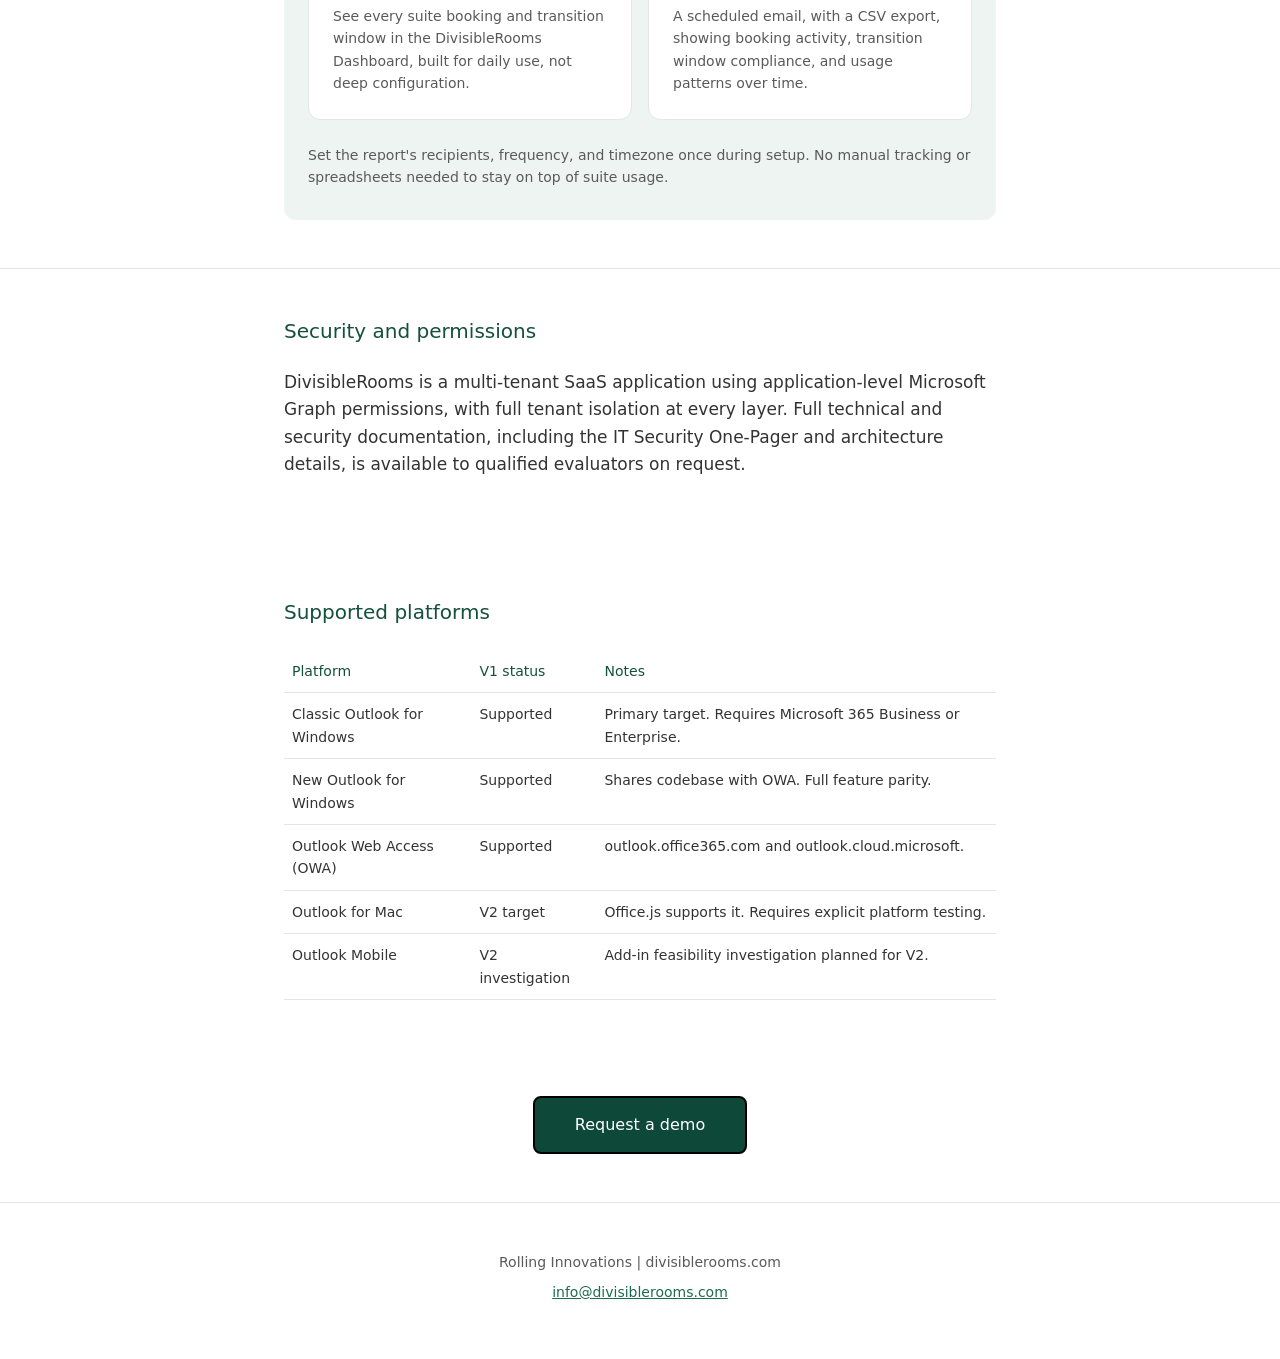
<file: product.html>
<!DOCTYPE html>
<html lang="en">
<head>
<meta charset="UTF-8">
<meta name="viewport" content="width=device-width, initial-scale=1.0">
<title>How It Works | DivisibleRooms</title>
<meta name="description" content="See how DivisibleRooms books a suite in Outlook, what it handles automatically, and how your facilities team monitors bookings day to day.">
<link rel="icon" type="image/png" href="assets/img/logo.png">
<link rel="stylesheet" href="assets/css/style.css">
</head>
<body>

<a class="skip-link" href="#main">Skip to content</a>

<header class="site-header">
  <nav class="nav">
    <a class="nav-logo" href="index.html">
      <img src="assets/img/logo.png" alt="DivisibleRooms logo" width="36" height="36">
      DivisibleRooms
    </a>
    <ul class="nav-links">
      <li><a href="index.html">Home</a></li>
      <li><a href="product.html" aria-current="page">Product</a></li>
      <li><a href="av-integration.html">AV &amp; Divisible Rooms</a></li>
      <li><a href="contact.html">Contact</a></li>
      <li><a href="contact.html" class="btn btn-sm">Request a demo</a></li>
    </ul>
    <button class="nav-toggle" id="nav-toggle" aria-expanded="false" aria-controls="nav-mobile-panel" aria-label="Open menu">
      <svg width="20" height="20" viewBox="0 0 20 20" fill="none" aria-hidden="true">
        <path d="M3 5H17M3 10H17M3 15H17" stroke="#14503C" stroke-width="1.5" stroke-linecap="round"/>
      </svg>
    </button>
  </nav>
  <div class="nav-mobile-panel" id="nav-mobile-panel">
    <ul>
      <li><a href="index.html">Home</a></li>
      <li><a href="product.html">Product</a></li>
      <li><a href="av-integration.html">AV &amp; Divisible Rooms</a></li>
      <li><a href="contact.html">Contact</a></li>
    </ul>
    <a href="contact.html" class="btn btn-sm">Request a demo</a>
  </div>
</header>

<main id="main">

  <section class="section">
    <div class="container">
      <h1>How suite booking works</h1>
      <p>Users open a meeting invite in Outlook, click the DivisibleRooms task pane, and see available suites for the selected date and time. Select a suite, and the system handles everything else.</p>

      <h3>What DivisibleRooms handles automatically</h3>
      <ul style="padding-left:24px; line-height:1.8;">
        <li>Availability check across all rooms in a suite, before it's surfaced as bookable</li>
        <li>Writing room bookings to the invite when a suite is selected</li>
        <li>Placing transition window blocker appointments to protect reconfiguration time</li>
        <li>Updating or removing blockers when a meeting is rescheduled or cancelled</li>
        <li>Reconciling orphaned blockers on a background cycle</li>
      </ul>
    </div>
  </section>

  <section class="section section-tint">
    <div class="container">
      <h2>Why it's different</h2>
      <div class="card-grid card-grid-4">
        <div class="card">
          <h4>Exchange-native, not Exchange-synced</h4>
          <p>DivisibleRooms writes directly to Exchange. Competitors that don't write natively require a named Exchange Connector or an external sync process. Native writes mean no sync lag, no connector dependency, no additional Exchange configuration.</p>
        </div>
        <div class="card">
          <h4>Works with Microsoft Teams Rooms</h4>
          <p>Because bookings are written natively to Exchange room mailboxes, Teams Rooms panels on each physical room display suite bookings and transition windows correctly, with no additional configuration. This is a consequence of the architecture, not a separate integration.</p>
        </div>
        <div class="card">
          <h4>Pure Outlook experience</h4>
          <p>The add-in appears in the Outlook compose window and disappears when not needed. No separate booking portal, no new login, no interface to learn. Individual room booking continues through Outlook as always.</p>
        </div>
        <div class="card">
          <h4>Multi-tenant, fully isolated</h4>
          <p>One deployed instance serves every customer, with full tenant isolation. Each organization's data, credentials, and configuration stay separate at every layer, from authentication down to the database.</p>
        </div>
      </div>
      <p class="text-muted text-small" style="margin-top:var(--space-md);">Landed here from a forum thread about this exact problem? <a href="/room-booking-solved">Read the full answer &rarr;</a></p>
    </div>
  </section>

  <section class="section" id="reporting">
    <div class="container">
      <div class="callout">
        <h3>Built for the team that manages the rooms day to day</h3>
        <p>Once DivisibleRooms is set up, your IT team steps back. From day to day, it's your facilities or admin-services team who lives in the tools below.</p>
        <div class="card-grid card-grid-2" style="margin-top:var(--space-md);">
          <div class="card">
            <h4>DivisibleRooms Dashboard</h4>
            <p>See every suite booking and transition window in the DivisibleRooms Dashboard, built for daily use, not deep configuration.</p>
          </div>
          <div class="card">
            <h4>DivisibleRooms Report</h4>
            <p>A scheduled email, with a CSV export, showing booking activity, transition window compliance, and usage patterns over time.</p>
          </div>
        </div>
        <p class="text-muted text-small" style="margin: var(--space-md) 0 0;">Set the report's recipients, frequency, and timezone once during setup. No manual tracking or spreadsheets needed to stay on top of suite usage.</p>
      </div>
    </div>
  </section>

  <section class="section section-border-top">
    <div class="container">
      <h3>Security and permissions</h3>
      <p>DivisibleRooms is a multi-tenant SaaS application using application-level Microsoft Graph permissions, with full tenant isolation at every layer. Full technical and security documentation, including the IT Security One-Pager and architecture details, is available to qualified evaluators on request.</p>
    </div>
  </section>

  <section class="section">
    <div class="container">
      <h3>Supported platforms</h3>
      <div class="table-wrap">
        <table>
          <thead>
            <tr>
              <th>Platform</th>
              <th>V1 status</th>
              <th>Notes</th>
            </tr>
          </thead>
          <tbody>
            <tr>
              <td>Classic Outlook for Windows</td>
              <td>Supported</td>
              <td>Primary target. Requires Microsoft 365 Business or Enterprise.</td>
            </tr>
            <tr>
              <td>New Outlook for Windows</td>
              <td>Supported</td>
              <td>Shares codebase with OWA. Full feature parity.</td>
            </tr>
            <tr>
              <td>Outlook Web Access (OWA)</td>
              <td>Supported</td>
              <td>outlook.office365.com and outlook.cloud.microsoft.</td>
            </tr>
            <tr>
              <td>Outlook for Mac</td>
              <td>V2 target</td>
              <td>Office.js supports it. Requires explicit platform testing.</td>
            </tr>
            <tr>
              <td>Outlook Mobile</td>
              <td>V2 investigation</td>
              <td>Add-in feasibility investigation planned for V2.</td>
            </tr>
          </tbody>
        </table>
      </div>
    </div>
  </section>

  <section class="section center">
    <div class="container">
      <a href="contact.html" class="btn btn-lg">Request a demo</a>
    </div>
  </section>

</main>

<footer class="site-footer">
  <p>Rolling Innovations | divisiblerooms.com</p>
  <p><a href="mailto:info@divisiblerooms.com">info@divisiblerooms.com</a></p>
</footer>

<script src="assets/js/main.js"></script>
</body>
</html>
</file>
<file: assets/css/style.css>
/* DivisibleRooms — Shared Stylesheet
   Rolling Innovations | Plain CSS, no build step */

:root {
  --color-primary: #1E6B52;
  --color-cta: #0E4838;
  --color-cta-hover: #0A3529;
  --color-heading: #14503C;
  --color-body: #333333;
  --color-muted: #5A5A5A;
  --color-border: #E2E6E4;
  --color-tint: #EEF4F1;
  --color-bg: #FFFFFF;

  --font-sans: "Segoe UI", system-ui, -apple-system, "Helvetica Neue", Arial, sans-serif;

  --space-xs: 8px;
  --space-sm: 16px;
  --space-md: 24px;
  --space-lg: 32px;
  --space-xl: 48px;
  --space-2xl: 72px;

  --radius: 8px;
  --content-max: 760px;
}

* {
  box-sizing: border-box;
}

html {
  scroll-behavior: smooth;
}

body {
  margin: 0;
  font-family: var(--font-sans);
  color: var(--color-body);
  background: var(--color-bg);
  line-height: 1.6;
  font-size: 16px;
}

img {
  max-width: 100%;
  display: block;
}

a {
  color: var(--color-primary);
}

a:focus-visible,
button:focus-visible,
input:focus-visible,
textarea:focus-visible {
  outline: 2px solid var(--color-primary);
  outline-offset: 2px;
}

.container {
  max-width: var(--content-max);
  margin: 0 auto;
  padding: 0 var(--space-md);
}

/* Typography */

h1, h2, h3 {
  color: var(--color-heading);
  font-weight: 400;
  margin: 0 0 var(--space-md);
}

h1 {
  font-size: 32px;
  line-height: 1.25;
}

h2 {
  font-size: 26px;
  line-height: 1.3;
}

h3 {
  font-size: 19px;
  font-weight: 500;
  line-height: 1.4;
}

p {
  margin: 0 0 var(--space-md);
  font-size: 16px;
}

@media (min-width: 640px) {
  h1 { font-size: 42px; }
  h2 { font-size: 29px; }
  h3 { font-size: 20px; }
  p, li { font-size: 17px; }
}

.text-muted {
  color: var(--color-muted);
}

.text-small {
  font-size: 14px;
}

/* Header / nav */

.site-header {
  border-bottom: 0.5px solid var(--color-border);
}

.nav {
  display: flex;
  align-items: center;
  justify-content: space-between;
  padding: var(--space-sm) var(--space-md);
  max-width: var(--content-max);
  margin: 0 auto;
}

.nav-logo {
  display: flex;
  align-items: center;
  gap: var(--space-xs);
  text-decoration: none;
  color: var(--color-heading);
  font-weight: 500;
  font-size: 16px;
}

.nav-logo img {
  height: 36px;
  width: 36px;
}

.nav-links {
  display: none;
  gap: var(--space-md);
  list-style: none;
  margin: 0;
  padding: 0;
}

.nav-links a {
  text-decoration: none;
  color: var(--color-body);
  font-size: 15px;
}

.nav-links a:hover,
.nav-links a[aria-current="page"] {
  color: var(--color-primary);
}

@media (min-width: 720px) {
  .nav-links {
    display: flex;
  }
}

/* Mobile menu toggle */

.nav-toggle {
  display: inline-flex;
  align-items: center;
  justify-content: center;
  background: none;
  border: 0.5px solid var(--color-border);
  border-radius: var(--radius);
  width: 40px;
  height: 40px;
  cursor: pointer;
}

@media (min-width: 720px) {
  .nav-toggle {
    display: none;
  }
}

.nav-mobile-panel {
  display: none;
  border-top: 0.5px solid var(--color-border);
  padding: var(--space-sm) var(--space-md);
}

.nav-mobile-panel.is-open {
  display: block;
}

.nav-mobile-panel ul {
  list-style: none;
  margin: 0 0 var(--space-sm);
  padding: 0;
  display: flex;
  flex-direction: column;
  gap: var(--space-sm);
}

.nav-mobile-panel a {
  text-decoration: none;
  color: var(--color-body);
  font-size: 16px;
}

@media (min-width: 720px) {
  .nav-mobile-panel {
    display: none !important;
  }
}

/* Buttons */

.btn {
  display: inline-block;
  background-color: var(--color-cta);
  color: #FFFFFF;
  padding: 12px 32px;
  border-radius: var(--radius);
  text-decoration: none;
  font-weight: 500;
  font-size: 14px;
  border: 2px solid #000000;
  cursor: pointer;
  font-family: inherit;
}

.btn:hover {
  background-color: var(--color-cta-hover);
}

.btn:visited {
  color: #FFFFFF;
}

.btn-sm {
  padding: 8px 20px;
  font-size: 13px;
}

.btn-lg {
  padding: 14px 40px;
  font-size: 16px;
}

/* Hero */

.hero {
  background: var(--color-tint);
  padding: var(--space-xl) var(--space-md);
  text-align: center;
}

.hero-inner {
  max-width: 640px;
  margin: 0 auto;
}

.hero h1 {
  margin-bottom: var(--space-md);
}

.hero p {
  margin: 0 auto var(--space-lg);
}

/* Sections */

.section {
  padding: var(--space-xl) 0;
}

.section-tint {
  background: var(--color-tint);
}

.section-border-top {
  border-top: 0.5px solid var(--color-border);
}

/* Cards */

.card-grid {
  display: grid;
  grid-template-columns: 1fr;
  gap: var(--space-sm);
  margin-top: var(--space-lg);
}

@media (min-width: 640px) {
  .card-grid {
    grid-template-columns: repeat(3, 1fr);
  }
  .card-grid-2 {
    grid-template-columns: repeat(2, 1fr);
  }
  .card-grid-4 {
    grid-template-columns: repeat(2, 1fr);
  }
}

.card {
  background: #FFFFFF;
  border: 0.5px solid var(--color-border);
  border-radius: 12px;
  padding: var(--space-md);
}

.card h4 {
  margin: 0 0 var(--space-xs);
  font-size: 16px;
  font-weight: 500;
  color: var(--color-heading);
}

.card p {
  margin: 0;
  font-size: 14px;
  color: var(--color-muted);
}

/* Callout block (tinted) */

.callout {
  background: var(--color-tint);
  border-radius: 12px;
  padding: var(--space-lg) var(--space-md);
}

/* Footer */

.site-footer {
  border-top: 0.5px solid var(--color-border);
  padding: var(--space-xl) var(--space-md);
  text-align: center;
}

.site-footer p {
  margin: 0 0 var(--space-xs);
  font-size: 14px;
  color: var(--color-muted);
}

/* Tables */

.table-wrap {
  overflow-x: auto;
}

table {
  width: 100%;
  border-collapse: collapse;
  font-size: 14px;
}

th, td {
  text-align: left;
  padding: 10px 8px;
  border-bottom: 0.5px solid var(--color-border);
  vertical-align: top;
}

th {
  color: var(--color-heading);
  font-weight: 500;
  white-space: nowrap;
}

/* Forms */

.form-group {
  margin-bottom: var(--space-sm);
}

label {
  display: block;
  font-size: 13px;
  font-weight: 500;
  color: var(--color-heading);
  margin-bottom: 6px;
}

input[type="text"],
input[type="email"],
textarea {
  width: 100%;
  padding: 10px 12px;
  border: 0.5px solid var(--color-border);
  border-radius: var(--radius);
  font-size: 15px;
  font-family: inherit;
  color: var(--color-body);
}

textarea {
  min-height: 120px;
  resize: vertical;
}

/* Utility */

.skip-link {
  position: absolute;
  left: -9999px;
  top: 0;
  background: var(--color-cta);
  color: #fff;
  padding: 12px 20px;
  z-index: 100;
  border-radius: 0 0 var(--radius) 0;
}

.skip-link:focus {
  left: 0;
}

.center {
  text-align: center;
}
</file>
